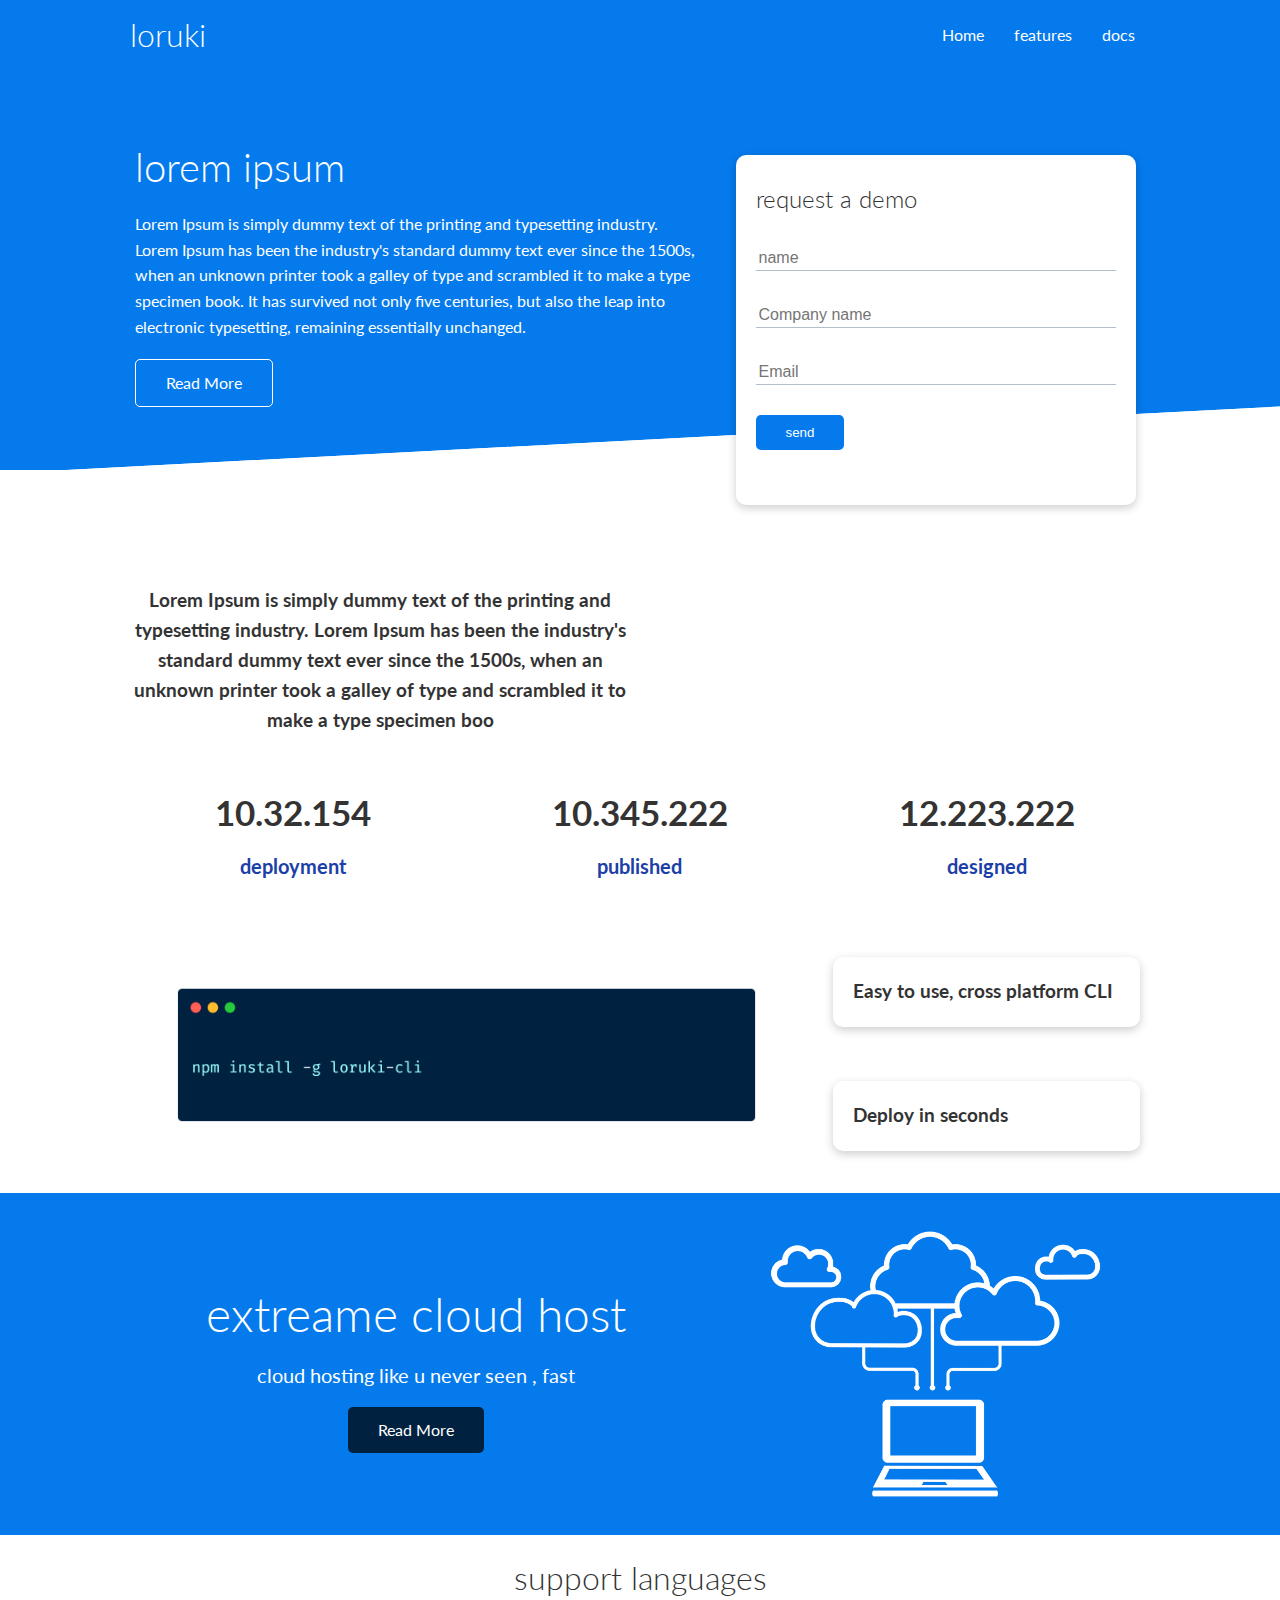
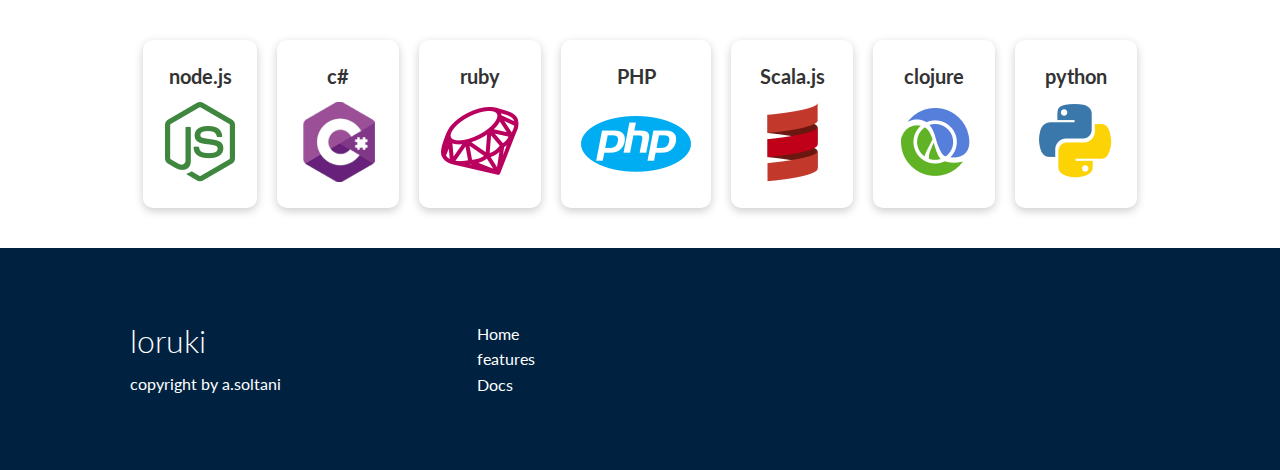
<file: index.html>
<!DOCTYPE html>
<html lang="en">
<head>
    <meta charset="UTF-8">
    <meta name="viewport" content="width=device-width, initial-scale=1.0">
    <link rel="stylesheet" href="https://cdnjs.cloudflare.com/ajax/libs/font-awesome/5.15.3/css/all.min.css" integrity="sha512-iBBXm8fW90+nuLcSKlbmrPcLa0OT92xO1BIsZ+ywDWZCvqsWgccV3gFoRBv0z+8dLJgyAHIhR35VZc2oM/gI1w==" crossorigin="anonymous" />
    <link rel="stylesheet" href="css/style.css">
    <link rel="stylesheet" href="css/utilities.css">

    <title>new website</title>
</head>
<body>
    <!-- navbar -->
    <div class="navbar">
        <div class="container flex">
            <h1 class="logo">loruki</h1>
            <nav>
                <ul>
                    <li><a href="index.html">Home</a></li>
                    <li><a href="features.html">features</a></li>
                    <li><a href="docs.html">docs</a></li>
                </ul>
            </nav>
        </div>
    </div>
    
    <section class="showcase">
        <div class="container grid">
            <div class="showcase-text">
                <h1>lorem ipsum</h1>
                <p>Lorem Ipsum is simply dummy text of the printing and typesetting industry. Lorem Ipsum has been the industry's standard dummy text ever since the 1500s, when an unknown printer took a galley of type and scrambled it to make a type specimen book. It has survived not only five centuries, but also the leap into electronic typesetting, remaining essentially unchanged.</p>
                <a href="featued.html" class="btn btn-outline">Read More</a>
            </div>

            <div class="showcase-form card">
                <h2>request a demo</h2>
                <form>
                    <div class="form-control">
                        <input type="text" name="name" placeholder="name" required>
                    </div>
                    <div class="form-control">
                        <input type="text" name="company name" placeholder="Company name" required>
                    </div>
                    <div class="form-control">
                        <input type="email" name="email" placeholder="Email" required>
                    </div>
                    <input type="submit" value="send" class="btn btn-primary">

                </form>
            </div>
        </div>
    </section>

    <!-- stats -->
    <section class="stats">
        <div class="container">
            <h3 class="stats-heading text-center my-1">
                Lorem Ipsum is simply dummy text of the printing and typesetting industry. Lorem Ipsum has been the industry's standard dummy text ever since the 1500s, when an unknown printer took a galley of type and scrambled it to make a type specimen boo

            </h3>
            <div class="grid grid-3 text-center my-4">
                <div>
                    <i class="fas fa-server fa-3x"></i>
                    <h3>10.32.154</h3>
                    <p class="text-secondary">deployment</p>
                </div>
                <div>
                    <i class="fas fa-upload fa-3x"></i>
                    <h3>10.345.222</h3>
                    <p class="text-secondary">published</p>
                </div>
                <div>
                    <i class="fas fa-project-diagram fa-3x"></i>
                    <h3>12.223.222</h3>
                    <p class="text-secondary">designed</p>
                </div>
            </div>
        </div>
    </section>

    <!-- cli -->

    <section class="cli">
        <div class="container grid">
            <img src="images/cli.png" alt="">
            <div class="card">
                <h3>Easy to use, cross platform CLI</h3>
            </div>
            <div class="card">
                <h3>Deploy in seconds</h3>
            </div>
        </div>
    </section>

    <!-- cload -->

    <section class="cloud bg-primary my-2 py-2">
        <div class="container grid">
            <div class="text-center">
                <h2 class="lg">extreame cloud host</h2>
                <p class="lead my-1">cloud hosting like u never seen , fast</p>
                <a href="features.html" class="btn btn-dark">Read More</a>
            </div>
            <img src="images/cloud.png" alt="">

        </div>

    </section>

    <!-- lang -->

    <section class="languages">
        <h2 class="md text-center my-2">
            support languages
        </h2>
        <div class="container flex">
            <div class="card">
                <h4>node.js</h4>
                <img src="images/logo/node.png" alt="">
            </div>
            <div class="card">
                <h4>c#</h4>
                <img src="images/logo/csharp.png" alt="">
            </div>
            <div class="card">
                <h4>ruby</h4>
                <img src="images/logo/ruby.png" alt="">
            </div>
            <div class="card">
                <h4>PHP</h4>
                <img src="images/logo/php.png" alt="">
            </div>
            <div class="card">
                <h4>Scala.js</h4>
                <img src="images/logo/scala.png" alt="">
            </div>
            <div class="card">
                <h4>clojure</h4>
                <img src="images/logo/clojure.png" alt="">
            </div>
            <div class="card">
                <h4>python </h4>
                <img src="images/logo/python.png" alt="">
            </div>
        </div>
    </section>

   

    <!-- footer -->

    <footer class="footer bg-dark py-5">
        <div class="container grid grid-3">
            <div>
                <h1>loruki</h1>
                <p>copyright by a.soltani</p>
            </div>
            <nav>
                <ul>
                    <li><a href="index.html">Home</a></li>
                    <li><a href="features.html">features</a></li>
                    <li><a href="docs.html">Docs</a></li>
                </ul>
            </nav>
            <div class="social">
                <a href="#"><i class="fab fa-twitter fa-2x"></i></a>
                <a href="#"><i class="fab fa-facebook fa-2x"></i></a>
                <a href="#"><i class="fab fa-github fa-2x"></i></a>
                <a href="#"><i class="fab fa-instagram fa-2x"></i></a>
            </div>
        </div>

    </footer>

</body>
</html>
</file>
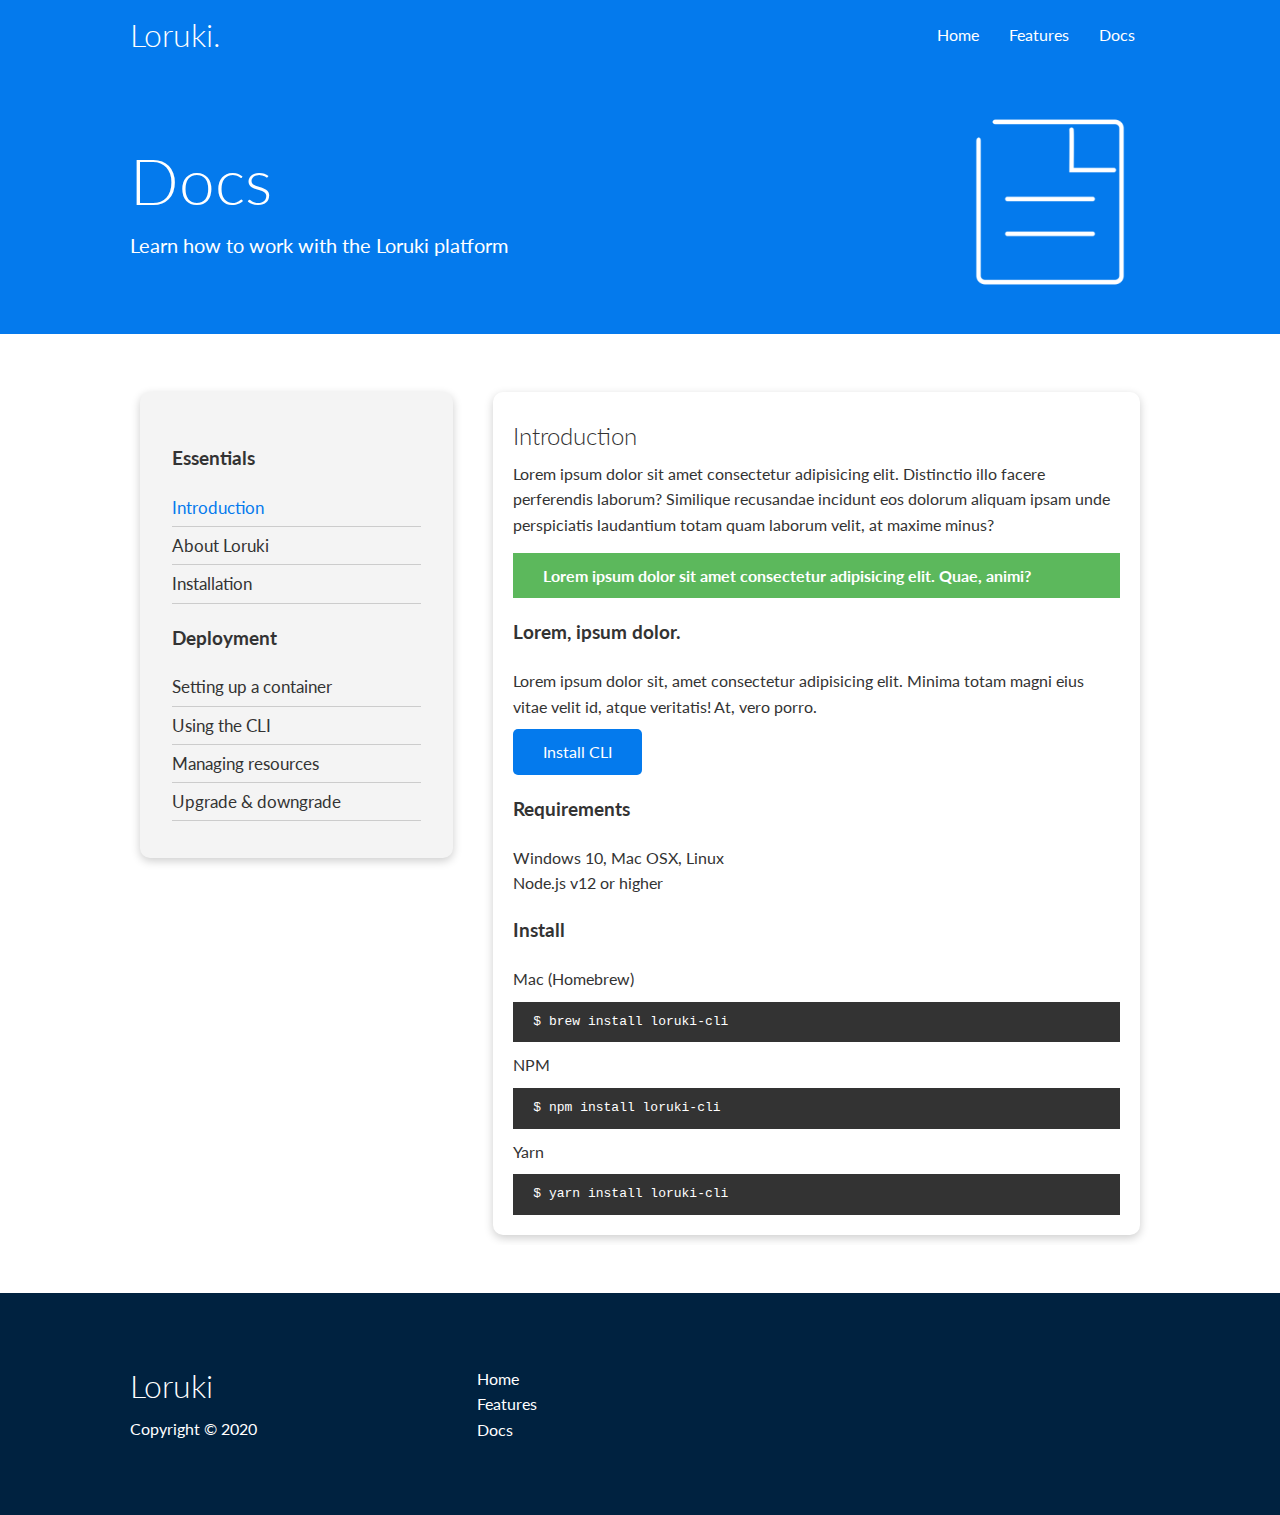
<file: docs.html>
<!DOCTYPE html>
<html lang="en">
<head>
    <meta charset="UTF-8">
    <meta name="viewport" content="width=device-width, initial-scale=1.0">
    <link rel="stylesheet" href="https://cdnjs.cloudflare.com/ajax/libs/font-awesome/5.15.3/css/all.min.css" integrity="sha512-iBBXm8fW90+nuLcSKlbmrPcLa0OT92xO1BIsZ+ywDWZCvqsWgccV3gFoRBv0z+8dLJgyAHIhR35VZc2oM/gI1w==" crossorigin="anonymous" />
    <link rel="stylesheet" href="css/style.css">
    <link rel="stylesheet" href="css/utilities.css">

    <title>new website</title>
</head>
<body>
    <!-- Navbar -->
    <div class="navbar">
        <div class="container flex">
            <h1 class="logo">Loruki.</h1>
            <nav>
                <ul>
                    <li><a href="index.html">Home</a></li>
                    <li><a href="features.html">Features</a></li>
                    <li><a href="docs.html">Docs</a></li>
                </ul>
            </nav>
        </div>
    </div>

    <!-- Head -->
    <section class="docs-head bg-primary py-3">
        <div class="container grid">
            <div>
                <h1 class="xl">Docs</h1>
                <p class="lead">
                    Learn how to work with the Loruki platform
                </p>
            </div>
            <img src="images/docs.png" alt="">
        </div>
    </section>

    <!-- Docs main -->
    <section class="docs-main my-4">
        <div class="container grid">
            <div class="card bg-light p-3">
                <h3 class="my-2">Essentials</h3>
                <nav>
                    <ul>
                        <li><a class="text-primary" href="#">Introduction</a></li>
                        <li><a href="#">About Loruki</a></li>
                        <li><a href="#">Installation</a></li>
                    </ul>
                </nav>

                <h3 class="my-2">Deployment</h3>
                <nav>
                    <ul>
                        <li><a href="#">Setting up a container</a></li>
							<li><a href="#">Using the CLI</a></li>
							<li><a href="#">Managing resources</a></li>
							<li><a href="#">Upgrade & downgrade</a></li>
                    </ul>
                </nav>
            </div>
            <div class="card">
                <h2>Introduction</h2>
                <p>Lorem ipsum dolor sit amet consectetur adipisicing elit. Distinctio illo facere perferendis laborum? Similique recusandae incidunt eos dolorum aliquam ipsam unde perspiciatis laudantium totam quam laborum velit, at maxime minus?</p>

                <div class="alert alert-success">
                    <i class="fas fa-info"></i> Lorem ipsum dolor sit amet consectetur adipisicing elit. Quae, animi?
                </div>

                <h3>Lorem, ipsum dolor.</h3>
                <p>Lorem ipsum dolor sit, amet consectetur adipisicing elit. Minima totam magni eius vitae velit id, atque veritatis! At, vero porro.</p>
                <a href="#" class="btn btn-primary">Install CLI</a>

                <h3>Requirements</h3>
                <ul>
                    <li>Windows 10, Mac OSX, Linux</li>
                    <li>Node.js v12 or higher</li>
                </ul>

                <h3>Install</h3>
                <p>Mac (Homebrew)</p>
                <pre><code>$ brew install loruki-cli</code></pre>
                <p>NPM</p>
                <pre><code>$ npm install loruki-cli</code></pre>
                <p>Yarn</p>
                <pre><code>$ yarn install loruki-cli</code></pre>

            </div>
        </div>
    </section>
    
    <!-- Footer -->
    <footer class="footer bg-dark py-5">
        <div class="container grid grid-3">
            <div>
                <h1>Loruki
                </h1>
                <p>Copyright &copy; 2020</p>
            </div>
            <nav>
                <ul>
                    <li><a href="index.html">Home</a></li>
                    <li><a href="features.html">Features</a></li>
                    <li><a href="docs.html">Docs</a></li>
                </ul>
            </nav>
            <div class="social">
                <a href="#"><i class="fab fa-github fa-2x"></i></a>
                <a href="#"><i class="fab fa-facebook fa-2x"></i></a>
                <a href="#"><i class="fab fa-instagram fa-2x"></i></a>
                <a href="#"><i class="fab fa-twitter fa-2x"></i></a>
            </div>
        </div>
    </footer>
</body>
</html>
</file>
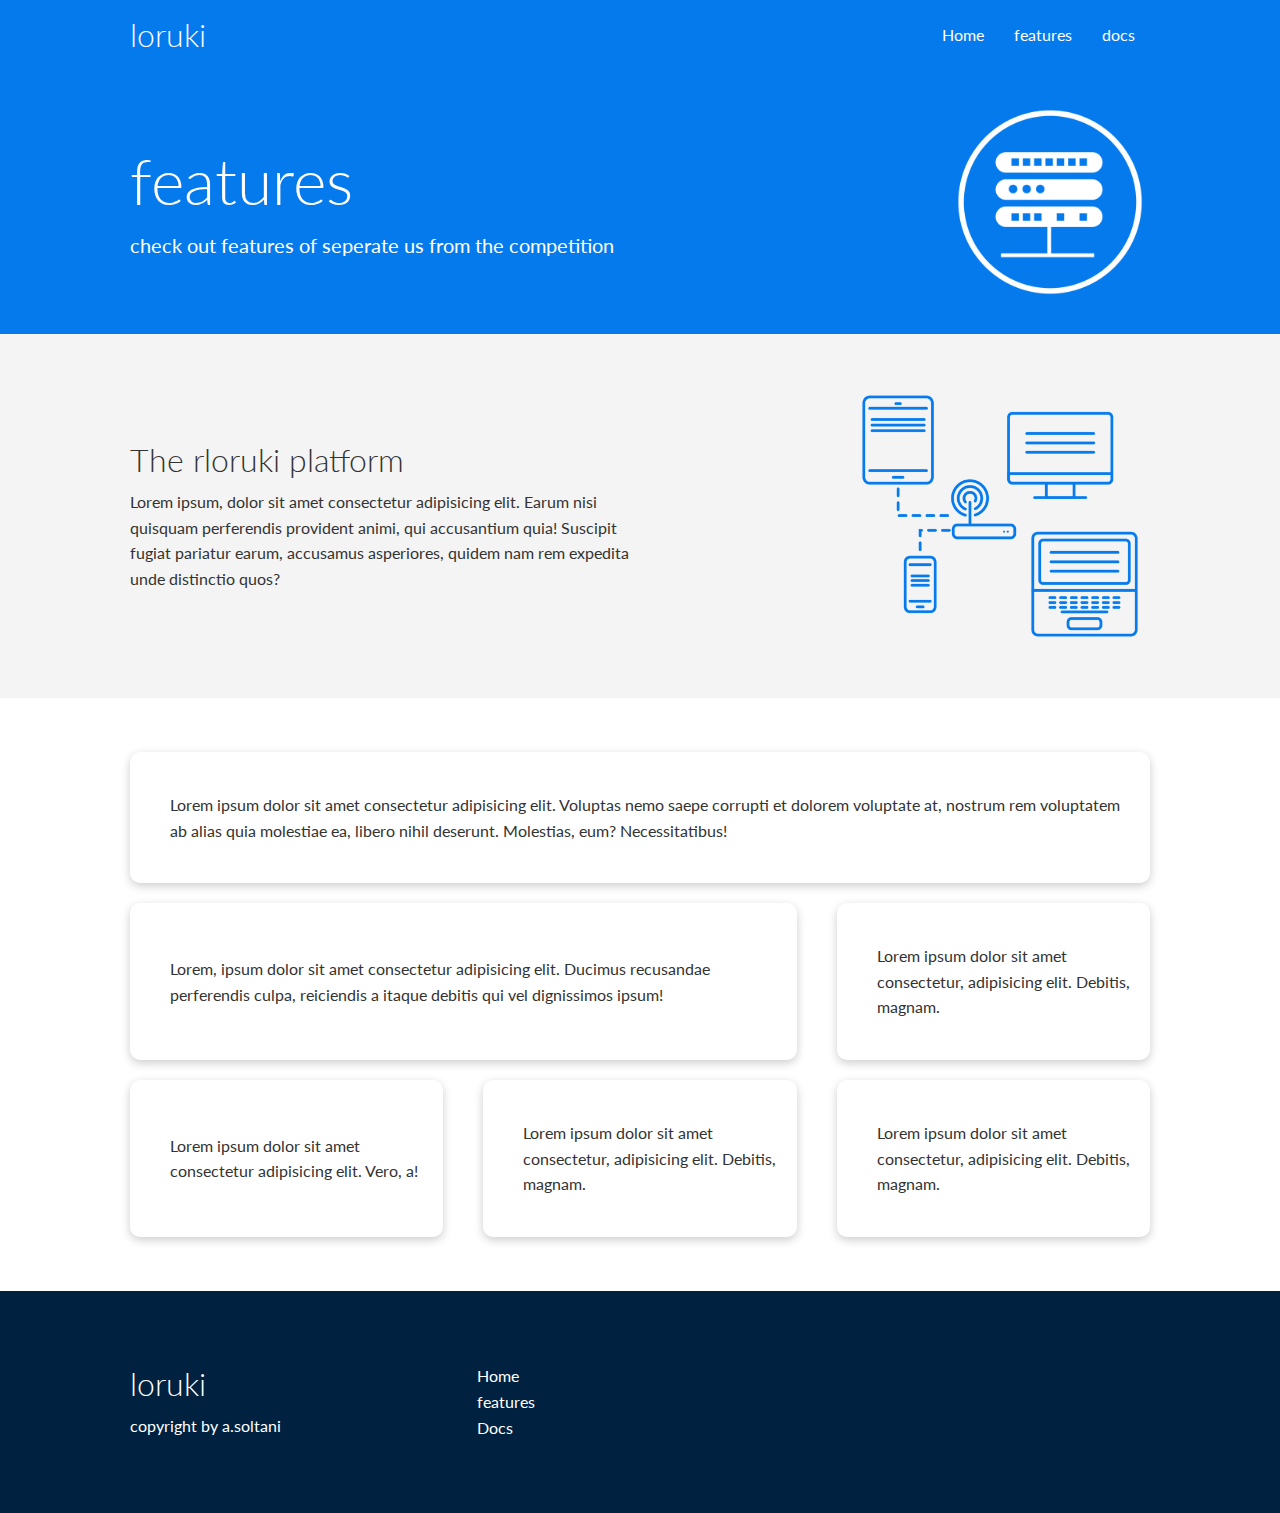
<file: features.html>
<!DOCTYPE html>
<html lang="en">
<head>
    <meta charset="UTF-8">
    <meta name="viewport" content="width=device-width, initial-scale=1.0">
    <link rel="stylesheet" href="https://cdnjs.cloudflare.com/ajax/libs/font-awesome/5.15.3/css/all.min.css" integrity="sha512-iBBXm8fW90+nuLcSKlbmrPcLa0OT92xO1BIsZ+ywDWZCvqsWgccV3gFoRBv0z+8dLJgyAHIhR35VZc2oM/gI1w==" crossorigin="anonymous" />
    <link rel="stylesheet" href="css/style.css">
    <link rel="stylesheet" href="css/utilities.css">

    <title>new website</title>
</head>
<body>
    <!-- navbar -->
    <div class="navbar">
        <div class="container flex">
            <h1 class="logo">loruki</h1>
            <nav>
                <ul>
                    <li><a href="index.html">Home</a></li>
                    <li><a href="features.html">features</a></li>
                    <li><a href="docs.html">docs</a></li>
                </ul>
            </nav>
        </div>
    </div>
    

    <!-- Head -->

    <section class="features-head bg-primary py-3">
        <div class="container grid">
            <div>
                <h1 class="xl">features</h1>
                <p class="lead">
                    check out features of seperate us from the competition
                </p>
            </div>
            <img src="images/server.png" alt="">

        </div>
    </section>

     <!-- subhead -->

     <section class="features-sub-head bg-light py-3">
        <div class="container grid">
            <div>
                <h1 class="md">The rloruki platform</h1>
                <p>
Lorem ipsum, dolor sit amet consectetur adipisicing elit. Earum nisi quisquam perferendis provident animi, qui accusantium quia! Suscipit fugiat pariatur earum, accusamus asperiores, quidem nam rem expedita unde distinctio quos?                </p>
            </div>
            <img src="images/server2.png" alt="">
            
        </div>
    </section>

    <section class="features-main my-2">
        <div class="container grid grid-3">
            <div class="card flex">
                <i class="fas fa-server fa-3x"></i>
                <p>Lorem ipsum dolor sit amet consectetur adipisicing elit. Voluptas nemo saepe corrupti et dolorem voluptate at, nostrum rem voluptatem ab alias quia molestiae ea, libero nihil deserunt. Molestias, eum? Necessitatibus!</p>
            </div>
            <div class="card flex">
                <i class="fas fa-network-wired fa-3x"></i>
                <p>
                    Lorem, ipsum dolor sit amet consectetur adipisicing elit. Ducimus
                    recusandae perferendis culpa, reiciendis a itaque debitis qui vel
                    dignissimos ipsum!
                </p>
            </div>
            <div class="card flex">
                <i class="fas fa-laptop-code fa-3x"></i>
                <p>
                    Lorem ipsum dolor sit amet consectetur, adipisicing elit. Debitis,
                    magnam.
                </p>
            </div>
            <div class="card flex">
                <i class="fas fa-database fa-3x"></i>
                <p>
                    Lorem ipsum dolor sit amet consectetur adipisicing elit. Vero, a!
                </p>
            </div>
            <div class="card flex">
                <i class="fas fa-power-off fa-3x"></i>
                <p>
                    Lorem ipsum dolor sit amet consectetur, adipisicing elit. Debitis,
                    magnam.
                </p>
            </div>
            <div class="card flex">
                <i class="fas fa-upload fa-3x"></i>
                <p>
                    Lorem ipsum dolor sit amet consectetur, adipisicing elit. Debitis,
                    magnam.
                </p>
            </div>
        </div>
    </section>

    <!-- footer -->

    <footer class="footer bg-dark py-5">
        <div class="container grid grid-3">
            <div>
                <h1>loruki</h1>
                <p>copyright by a.soltani</p>
            </div>
            <nav>
                <ul>
                    <li><a href="index.html">Home</a></li>
                    <li><a href="features.html">features</a></li>
                    <li><a href="docs.html">Docs</a></li>
                </ul>
            </nav>
            <div class="social">
                <a href="#"><i class="fab fa-twitter fa-2x"></i></a>
                <a href="#"><i class="fab fa-facebook fa-2x"></i></a>
                <a href="#"><i class="fab fa-github fa-2x"></i></a>
                <a href="#"><i class="fab fa-instagram fa-2x"></i></a>
            </div>
        </div>

    </footer>

</body>
</html>
</file>
<file: css/style.css>
@import url('https://fonts.googleapis.com/css2?family=Lato:wght@300&display=swap');

:root {
  --primary-color: #047aed;
  --secondary-color: #1c3fa8;
  --dark-color: #002240;
  --light-color: #f4f4f4;
  --success-color: #5cb85c;
  --error-color: #d9534f;
}

* {
  box-sizing: border-box;
  padding: 0;
  margin: 0;
}

body {
  font-family: 'Lato', sans-serif;
  color: #333;
  line-height: 1.6;
}

ul {
  list-style-type: none;
}

a {
  text-decoration: none;
  color: #333;
}

h1,
h2 {
  font-weight: 300;
  line-height: 1.2;
  margin: 10px 0;
}

p {
  margin: 10px 0;
}

img {
  width: 100%;
}

code,
pre {
  background: #333;
  color: #fff;
  padding: 10px;
}

.hidden {
  visibility: hidden;
  height: 0;
}

/* Navbar */
.navbar {
  background-color: var(--primary-color);
  color: #fff;
  height: 70px;
}

.navbar ul {
  display: flex;
}

.navbar a {
  color: #fff;
  padding: 10px;
  margin: 0 5px;
}

.navbar a:hover {
  border-bottom: 2px #fff solid;
}

.navbar .flex {
  justify-content: space-between;
}

/* Showcase */
.showcase {
  height: 400px;
  background-color: var(--primary-color);
  color: #fff;
  position: relative;
}

.showcase h1 {
  font-size: 40px;
}

.showcase p {
  margin: 20px 0;
}

.showcase .grid {
  overflow: visible;
  grid-template-columns: 55% auto;
  gap: 30px;
}

.showcase-text {
  animation: slideInFromLeft 1s ease-in;
}

.showcase-form {
  position: relative;
  top: 60px;
  height: 350px;
  width: 400px;
  padding: 40px;
  z-index: 100;
  justify-self: flex-end;
  animation: slideInFromRight 1s ease-in;
}

.showcase-form .form-control {
  margin: 30px 0;
}

.showcase-form input[type='text'],
.showcase-form input[type='email'] {
  border: 0;
  border-bottom: 1px solid #b4becb;
  width: 100%;
  padding: 3px;
  font-size: 16px;
}

.showcase-form input:focus {
  outline: none;
}

.showcase::before,
.showcase::after {
  content: '';
  position: absolute;
  height: 100px;
  bottom: -70px;
  right: 0;
  left: 0;
  background: #fff;
  transform: skewY(-3deg);
  -webkit-transform: skewY(-3deg);
  -moz-transform: skewY(-3deg);
  -ms-transform: skewY(-3deg);
}

/* Stats */
.stats {
  padding-top: 100px;
  animation: slideInFromBottom 1s ease-in;
}

.stats-heading {
  max-width: 500px;
  margin: auto;
}

.stats .grid h3 {
  font-size: 35px;
}

.stats .grid p {
  font-size: 20px;
  font-weight: bold;
}

/* Cli */
.cli .grid {
  grid-template-columns: repeat(3, 1fr);
  grid-template-rows: repeat(2, 1fr);
}

.cli .grid > *:first-child {
  grid-column: 1 / span 2;
  grid-row: 1 / span 2;
}

/* Cloud */
.cloud .grid {
  grid-template-columns: 4fr 3fr;
}

/* Languages */

.languages .flex {
  flex-wrap: wrap;
}

.languages .card {
  text-align: center;
  margin: 18px 10px 40px;
  transition: transform 0.2s ease-in;
}

.languages .card h4 {
  font-size: 20px;
  margin-bottom: 10px;
}

.languages .card:hover {
  transform: translateY(-15px);
}

/* Features */
.features-head img,
.docs-head img {
  width: 200px;
  justify-self: flex-end;
}

.features-sub-head img {
  width: 300px;
  justify-self: flex-end;
}

.features-main .card > i {
  margin-right: 20px;
}

.features-main .grid {
  padding: 30px;
}

.features-main .grid > *:first-child {
  grid-column: 1 / span 3;
}

.features-main .grid > *:nth-child(2) {
  grid-column: 1 / span 2;
}

/* Docs */
.docs-main h3 {
  margin: 20px 0;
}

.docs-main .grid {
  grid-template-columns: 1fr 2fr;
  align-items: flex-start;
}

.docs-main nav li {
  font-size: 17px;
  padding-bottom: 5px;
  margin-bottom: 5px;
  border-bottom: 1px #ccc solid;
}

.docs-main a:hover {
  font-weight: bold;
}

/* Footer */
.footer .social a {
  margin: 0 10px;
}

/* Animations */
@keyframes slideInFromLeft {
  0% {
    transform: translateX(-100%);
  }

  100% {
    transform: translateX(0);
  }
}

@keyframes slideInFromRight {
  0% {
    transform: translateX(100%);
  }

  100% {
    transform: translateX(0);
  }
}

@keyframes slideInFromTop {
  0% {
    transform: translateY(-100%);
  }

  100% {
    transform: translateX(0);
  }
}

@keyframes slideInFromBottom {
  0% {
    transform: translateY(100%);
  }

  100% {
    transform: translateX(0);
  }
}

/* Tablets and under */
@media (max-width: 768px) {
  .grid,
  .showcase .grid,
  .stats .grid,
  .cli .grid,
  .cloud .grid,
  .features-main .grid,
  .docs-main .grid {
    grid-template-columns: 1fr;
    grid-template-rows: 1fr;
  }

  .showcase {
    height: auto;
  }

  .showcase-text {
    text-align: center;
    margin-top: 40px;
    animation: slideInFromTop 1s ease-in;
  }

  .showcase-form {
    justify-self: center;
    margin: auto;
    animation: slideInFromBottom 1s ease-in;
  }

  .cli .grid > *:first-child {
    grid-column: 1;
    grid-row: 1;
  }

  .features-head,
  .features-sub-head,
  .docs-head {
    text-align: center;
  }

  .features-head img,
  .features-sub-head img,
  .docs-head img {
    justify-self: center;
  }

  .features-main .grid > *:first-child,
  .features-main .grid > *:nth-child(2) {
    grid-column: 1;
  }
}

/* Mobile */
@media (max-width: 500px) {
  .navbar {
    height: 110px;
  }

  .navbar .flex {
    flex-direction: column;
  }

  .navbar ul {
    padding: 10px;
    background-color: rgba(0, 0, 0, 0.1);
  }
  
  .showcase-form {
    width: 300px;
  }
}
</file>
<file: css/utilities.css>
.container {
  max-width: 1100px;
  margin: 0 auto;
  overflow: auto;
  padding: 0 40px;
}

.card {
  background-color: #fff;
  color: #333;
  border-radius: 10px;
  box-shadow: 0 3px 10px rgba(0, 0, 0, 0.2);
  padding: 20px;
  margin: 10px;
}

.btn {
  display: inline-block;
  padding: 10px 30px;
  cursor: pointer;
  background: var(--primary-color);
  color: #fff;
  border: none;
  border-radius: 5px;
}

.btn-outline {
  background-color: transparent;
  border: 1px #fff solid;
}

.btn:hover {
  transform: scale(0.98);
}

/* Backgrounds & colored buttons */
.bg-primary,
.btn-primary {
  background-color: var(--primary-color);
  color: #fff;
}

.bg-secondary,
.btn-secondary {
  background-color: var(--secondary-color);
  color: #fff;
}

.bg-dark,
.btn-dark {
  background-color: var(--dark-color);
  color: #fff;
}

.bg-light,
.btn-light {
  background-color: var(--light-color);
  color: #333;
}

.bg-primary a,
.btn-primary a,
.bg-secondary a,
.btn-secondary a,
.bg-dark a,
.btn-dark a {
  color: #fff;
}

/* Text colors */
.text-primary {
  color: var(--primary-color);
}

.text-secondary {
  color: var(--secondary-color);
}

.text-dark {
  color: var(--dark-color);
}

.text-light {
  color: var(--light-color);
}

/* Text sizes */
.lead {
  font-size: 20px;
}

.sm {
  font-size: 1rem;
}

.md {
  font-size: 2rem;
}

.lg {
  font-size: 3rem;
}

.xl {
  font-size: 4rem;
}

.text-center {
  text-align: center;
}

/* Alert */
.alert {
  background-color: var(--light-color);
  padding: 10px 20px;
  font-weight: bold;
  margin: 15px 0;
}

.alert i {
  margin-right: 10px;
}

.alert-success {
  background-color: var(--success-color);
  color: #fff;
}

.alert-error {
  background-color: var(--error-color);
  color: #fff;
}

.flex {
  display: flex;
  justify-content: center;
  align-items: center;
  height: 100%;
}

.grid {
  display: grid;
  grid-template-columns: repeat(2, 1fr);
  gap: 20px;
  justify-content: center;
  align-items: center;
  height: 100%;
}

.grid-3 {
  grid-template-columns: repeat(3, 1fr);
}

/* Margin */
.my-1 {
  margin: 1rem 0;
}

.my-2 {
  margin: 1.5rem 0;
}

.my-3 {
  margin: 2rem 0;
}

.my-4 {
  margin: 3rem 0;
}

.my-5 {
  margin: 4rem 0;
}

.m-1 {
  margin: 1rem;
}

.m-2 {
  margin: 1.5rem;
}

.m-3 {
  margin: 2rem;
}

.m-4 {
  margin: 3rem;
}

.m-5 {
  margin: 4rem;
}

/* Padding */
.py-1 {
  padding: 1rem 0;
}

.py-2 {
  padding: 1.5rem 0;
}

.py-3 {
  padding: 2rem 0;
}

.py-4 {
  padding: 3rem 0;
}

.py-5 {
  padding: 4rem 0;
}

.p-1 {
  padding: 1rem;
}

.p-2 {
  padding: 1.5rem;
}

.p-3 {
  padding: 2rem;
}

.p-4 {
  padding: 3rem;
}

.p-5 {
  padding: 4rem;
}
</file>
